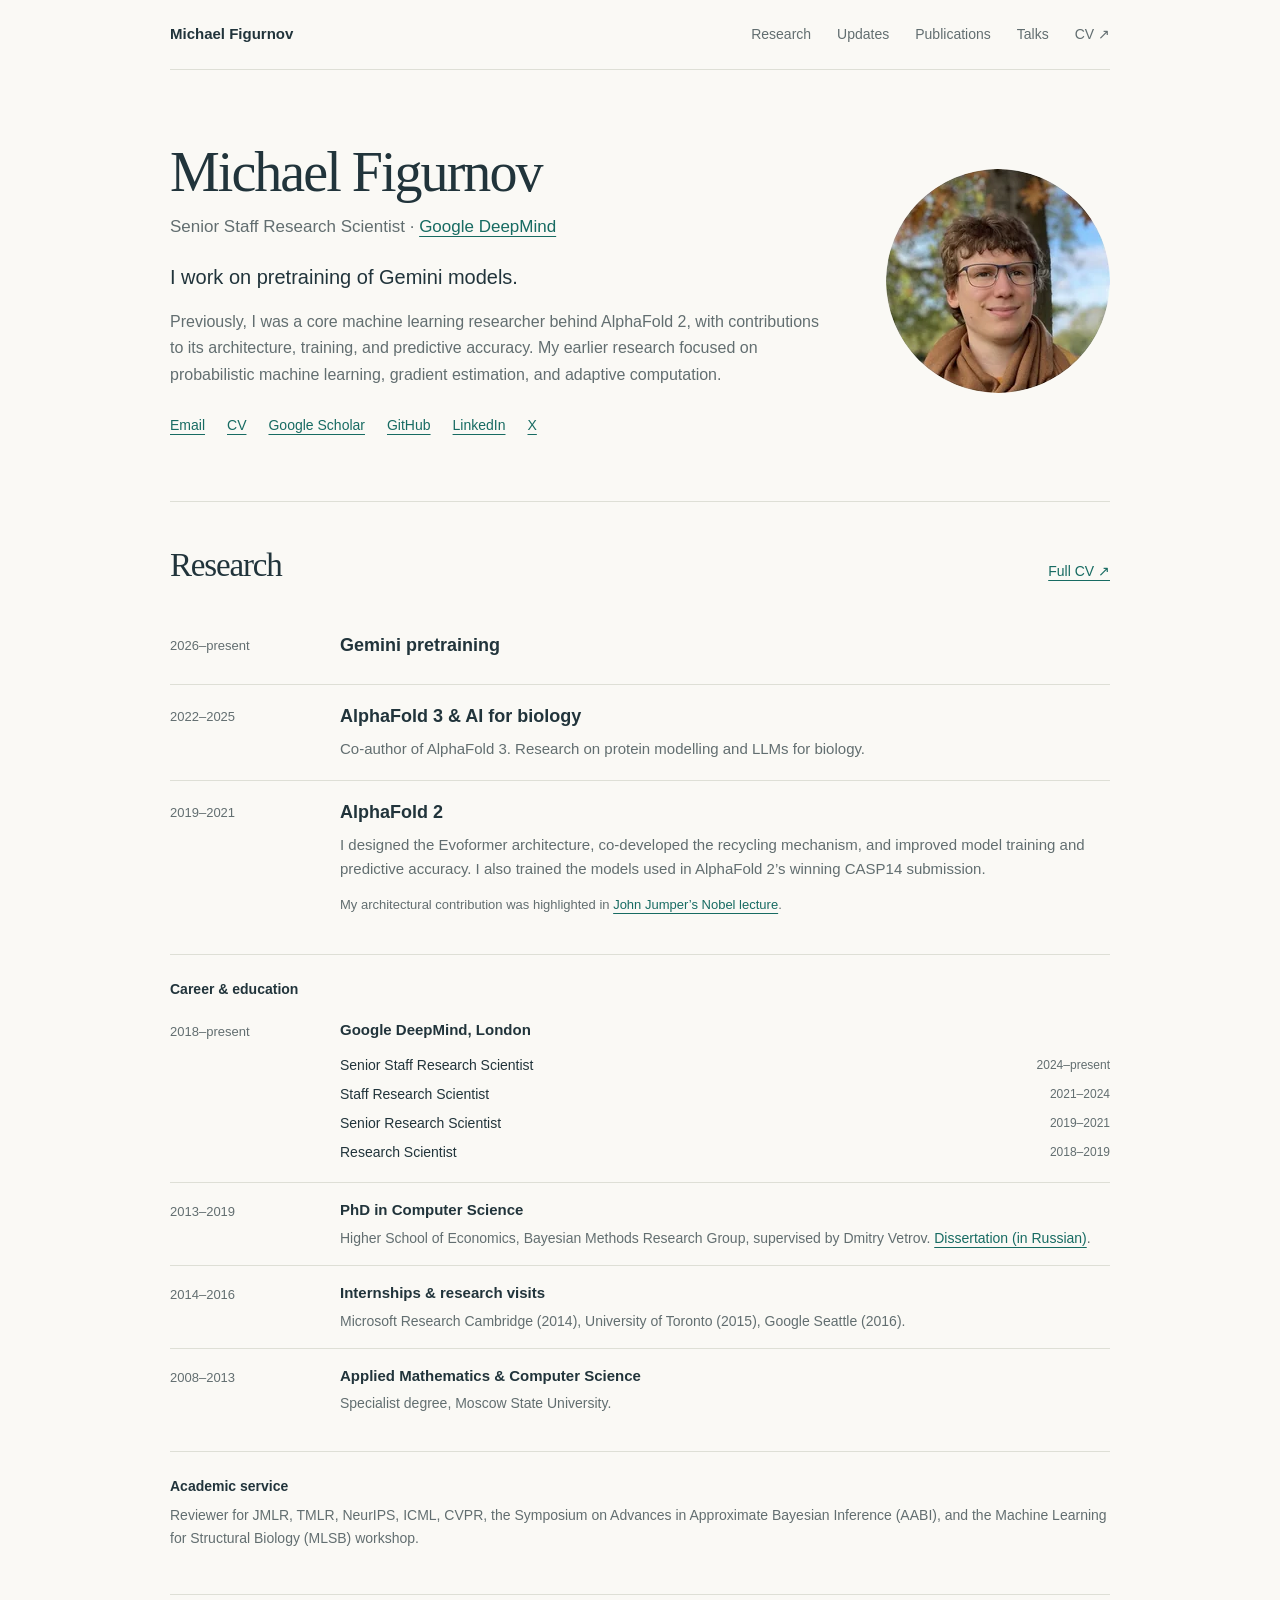
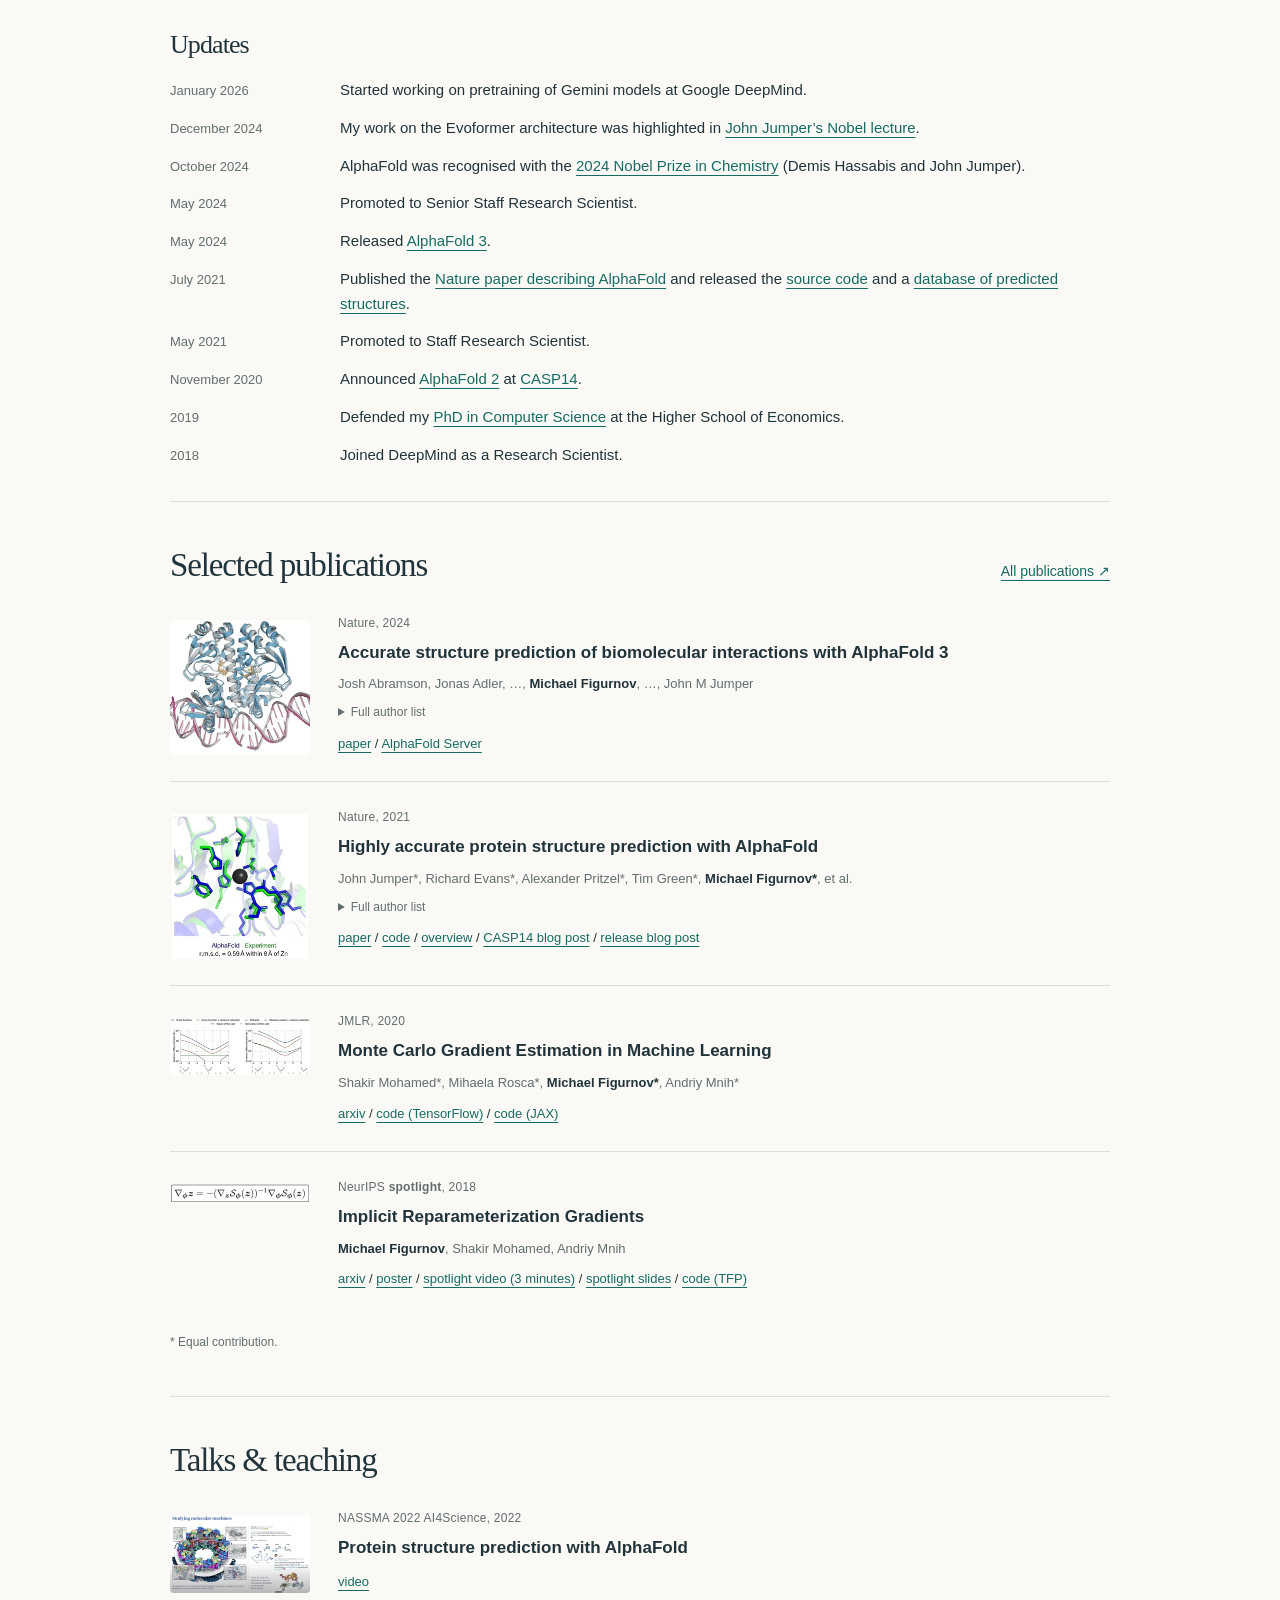
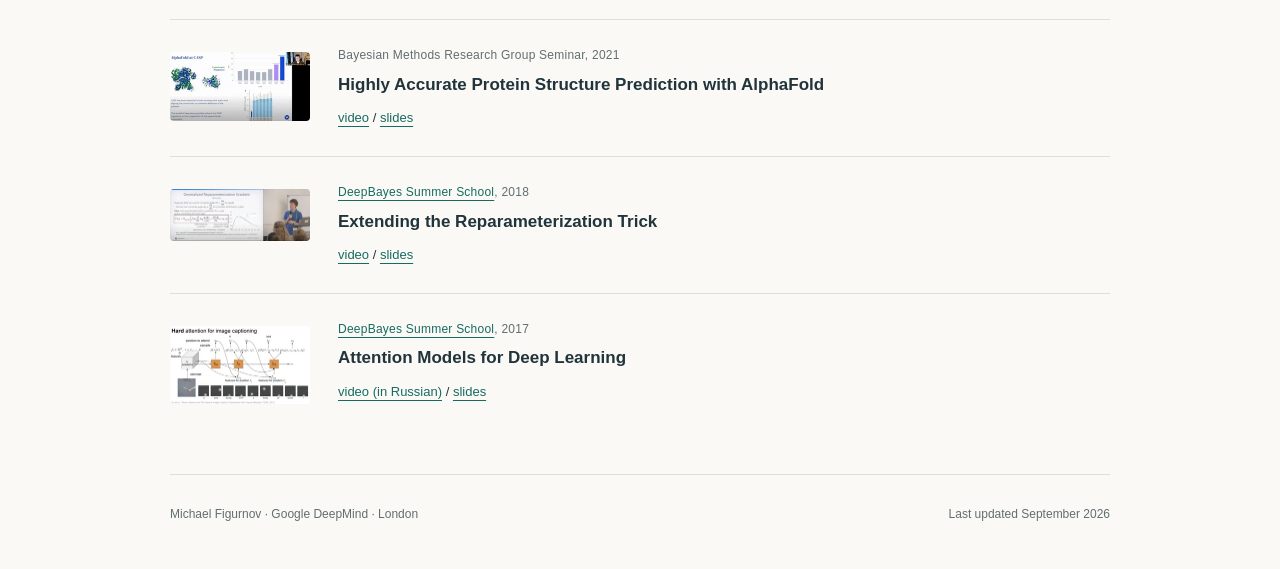
<file: index.html>
<!doctype html>
<html lang="en">
<head>
  <meta charset="utf-8">
  <meta name="viewport" content="width=device-width, initial-scale=1">
  <title>Michael Figurnov · Google DeepMind</title>
  <meta name="author" content="Michael Figurnov">
  <meta name="description" content="Michael Figurnov is a Senior Staff Research Scientist at Google DeepMind, working on pretraining of Gemini models. Previously a core researcher behind AlphaFold 2.">
  <link rel="canonical" href="https://mfigurnov.github.io/">
  <meta property="og:type" content="profile">
  <meta property="og:title" content="Michael Figurnov · Google DeepMind">
  <meta property="og:description" content="Senior Staff Research Scientist at Google DeepMind. Gemini pretraining, AlphaFold, and probabilistic machine learning.">
  <meta property="og:url" content="https://mfigurnov.github.io/">
  <meta property="og:image" content="https://mfigurnov.github.io/images/social-card.jpg">
  <meta property="og:image:width" content="1200">
  <meta property="og:image:height" content="630">
  <meta property="og:image:alt" content="Michael Figurnov, Senior Staff Research Scientist at Google DeepMind">
  <meta name="twitter:card" content="summary_large_image">
  <meta name="twitter:title" content="Michael Figurnov · Google DeepMind">
  <meta name="twitter:description" content="Senior Staff Research Scientist at Google DeepMind. Gemini pretraining, AlphaFold, and probabilistic machine learning.">
  <meta name="twitter:image" content="https://mfigurnov.github.io/images/social-card.jpg">
  <meta name="twitter:image:alt" content="Michael Figurnov, Senior Staff Research Scientist at Google DeepMind">
  <link rel="icon" type="image/svg+xml" href="images/favicon.svg">
  <link rel="icon" type="image/png" sizes="32x32" href="images/favicon-32.png">
  <link rel="apple-touch-icon" sizes="180x180" href="images/apple-touch-icon.png">
  <link rel="stylesheet" href="stylesheet.css">
  <script type="application/ld+json">
    {
      "@context": "https://schema.org",
      "@type": "Person",
      "@id": "https://mfigurnov.github.io/#person",
      "name": "Michael Figurnov",
      "alternateName": "Михаил Фигурнов",
      "knowsAbout": ["Machine learning", "Protein structure prediction"],
      "url": "https://mfigurnov.github.io/",
      "image": "https://mfigurnov.github.io/images/michael-figurnov.jpg",
      "jobTitle": "Senior Staff Research Scientist",
      "worksFor": {"@type": "Organization", "name": "Google DeepMind", "url": "https://deepmind.google/"},
      "alumniOf": [
        {"@type": "CollegeOrUniversity", "name": "Higher School of Economics"},
        {"@type": "CollegeOrUniversity", "name": "Moscow State University"}
      ],
      "sameAs": [
        "https://scholar.google.com/citations?user=qd0tOpQAAAAJ",
        "https://github.com/mfigurnov/",
        "https://www.linkedin.com/in/michael-figurnov-9978b741/",
        "https://x.com/mfigurnov"
      ]
    }
  </script>
</head>
<body>
  <a class="skip-link" href="#main">Skip to content</a>
  <div class="page">
    <header class="site-header">
      <a class="wordmark" href="#main">Michael Figurnov</a>
      <nav aria-label="Main navigation">
        <a href="#research">Research</a><a href="#updates">Updates</a><a href="#publications">Publications</a><a href="#talks">Talks</a><a href="data/michael-figurnov-cv.pdf">CV <span aria-hidden="true">↗</span></a>
      </nav>
    </header>
    <main id="main">
      <section class="hero" aria-labelledby="name">
        <div class="hero-copy">
          <h1 id="name">Michael Figurnov</h1>
          <p class="role">Senior Staff Research Scientist · <a href="https://deepmind.google/">Google DeepMind</a></p>
          <p class="intro">I work on pretraining of Gemini models.</p>
          <p>Previously, I was a core machine learning researcher behind AlphaFold 2, with contributions to its architecture, training, and predictive accuracy. My earlier research focused on probabilistic machine learning, gradient estimation, and adaptive computation.</p>
          <div class="contact-links" aria-label="Contact and profiles">
            <a href="mailto:michael.figurnov@gmail.com">Email</a><a href="data/michael-figurnov-cv.pdf">CV</a><a href="https://scholar.google.com/citations?user=qd0tOpQAAAAJ&amp;hl=en&amp;oi=ao">Google Scholar</a><a href="https://github.com/mfigurnov/">GitHub</a><a href="https://www.linkedin.com/in/michael-figurnov-9978b741/">LinkedIn</a><a href="https://x.com/mfigurnov">X</a>
          </div>
        </div>
        <a class="portrait-link" href="images/michael-figurnov.jpg" aria-label="View full-size portrait"><img class="portrait" src="images/optimized/portrait-224.webp" srcset="images/optimized/portrait-224.webp 224w, images/optimized/portrait-448.webp 448w" sizes="(max-width: 520px) 112px, (max-width: 800px) 150px, 224px" alt="Michael Figurnov" width="256" height="256" fetchpriority="high"></a>
      </section>
      <section id="research" class="section" aria-labelledby="research-title">
        <div class="section-heading"><h2 id="research-title">Research</h2><a class="quiet-link" href="data/michael-figurnov-cv.pdf">Full CV <span aria-hidden="true">↗</span></a></div>
        <div class="research-row"><p class="period">2026–present</p><div><h3>Gemini pretraining</h3></div></div>
        <div class="research-row"><p class="period">2022–2025</p><div><h3>AlphaFold 3 &amp; AI for biology</h3><p>Co-author of AlphaFold 3. Research on protein modelling and LLMs for biology.</p></div></div>
        <div class="research-row"><p class="period">2019–2021</p><div><h3>AlphaFold 2</h3><p>I designed the Evoformer architecture, co-developed the recycling mechanism, and improved model training and predictive accuracy. I also trained the models used in AlphaFold 2’s winning CASP14 submission.</p><p class="research-reference">My architectural contribution was highlighted in <a href="https://www.youtube.com/watch?v=qX1aYUckvnY&amp;t=1183s">John Jumper’s Nobel lecture</a>.</p></div></div>
        <div id="background" class="background background-timeline">
          <h3>Career &amp; education</h3>
          <div class="research-row"><p class="period">2018–present</p><div>
            <h4>Google DeepMind, London</h4>
            <ul class="role-history" aria-label="Positions at Google DeepMind">
              <li><span>Senior Staff Research Scientist</span><span class="role-period">2024–present</span></li>
              <li><span>Staff Research Scientist</span><span class="role-period">2021–2024</span></li>
              <li><span>Senior Research Scientist</span><span class="role-period">2019–2021</span></li>
              <li><span>Research Scientist</span><span class="role-period">2018–2019</span></li>
            </ul>
          </div></div>
          <div class="research-row"><p class="period">2013–2019</p><div><h4>PhD in Computer Science</h4><p>Higher School of Economics, Bayesian Methods Research Group, supervised by Dmitry Vetrov. <a href="https://www.hse.ru/sci/diss/218813299">Dissertation (in Russian)</a>.</p></div></div>
          <div class="research-row"><p class="period">2014–2016</p><div><h4>Internships &amp; research visits</h4><p>Microsoft Research Cambridge (2014), University of Toronto (2015), Google Seattle (2016).</p></div></div>
          <div class="research-row"><p class="period">2008–2013</p><div><h4>Applied Mathematics &amp; Computer Science</h4><p>Specialist degree, Moscow State University.</p></div></div>
        </div>
        <div class="background"><h3>Academic service</h3><p>Reviewer for JMLR, TMLR, NeurIPS, ICML, CVPR, the Symposium on Advances in Approximate Bayesian Inference (AABI), and the Machine Learning for Structural Biology (MLSB) workshop.</p></div>
      </section>
      <section id="updates" class="section updates" aria-labelledby="updates-title">
        <div class="section-heading"><h2 id="updates-title">Updates</h2></div>
        <div class="update-list">
          <p><time class="update-date" datetime="2026-01">January 2026</time><span>Started working on pretraining of Gemini models at Google DeepMind.</span></p>
          <p><time class="update-date" datetime="2024-12">December 2024</time><span>My work on the Evoformer architecture was highlighted in <a href="https://www.youtube.com/watch?v=qX1aYUckvnY&amp;t=1183s">John Jumper’s Nobel lecture</a>.</span></p>
          <p><time class="update-date" datetime="2024-10">October 2024</time><span>AlphaFold was recognised with the <a href="https://www.nobelprize.org/prizes/chemistry/2024/summary/">2024 Nobel Prize in Chemistry</a> (Demis Hassabis and John Jumper).</span></p>
          <p><time class="update-date" datetime="2024-05">May 2024</time><span>Promoted to Senior Staff Research Scientist.</span></p>
          <p><time class="update-date" datetime="2024-05">May 2024</time><span>Released <a href="https://blog.google/technology/ai/google-deepmind-isomorphic-alphafold-3-ai-model/">AlphaFold 3</a>.</span></p>
          <p><time class="update-date" datetime="2021-07">July 2021</time><span>Published the <a href="https://www.nature.com/articles/s41586-021-03819-2">Nature paper describing AlphaFold</a> and released the <a href="https://github.com/google-deepmind/alphafold">source code</a> and a <a href="https://alphafold.com/">database of predicted structures</a>.</span></p>
          <p><time class="update-date" datetime="2021-05">May 2021</time><span>Promoted to Staff Research Scientist.</span></p>
          <p><time class="update-date" datetime="2020-11">November 2020</time><span>Announced <a href="https://deepmind.google/discover/blog/alphafold-a-solution-to-a-50-year-old-grand-challenge-in-biology/">AlphaFold 2</a> at <a href="https://predictioncenter.org/casp14/index.cgi">CASP14</a>.</span></p>
          <p><time class="update-date" datetime="2019">2019</time><span>Defended my <a href="https://www.hse.ru/sci/diss/218813299">PhD in Computer Science</a> at the Higher School of Economics.</span></p>
          <p><time class="update-date" datetime="2018">2018</time><span>Joined DeepMind as a Research Scientist.</span></p>
        </div>
      </section>
      <section id="publications" class="section" aria-labelledby="publications-title">
        <div class="section-heading"><h2 id="publications-title">Selected publications</h2><a class="quiet-link" href="publications.html">All publications <span aria-hidden="true">↗</span></a></div>
        <div class="publication-list"><article class="publication">
          <a class="paper-image" href="https://www.nature.com/articles/s41586-024-07487-w" tabindex="-1" aria-hidden="true"><img src="images/optimized/alphafold3.webp" alt="" loading="lazy" width="280" height="269"></a>
          <div class="paper-content">
            <p class="venue"><em>Nature</em>, 2024</p>
            <h3><a href="https://www.nature.com/articles/s41586-024-07487-w">Accurate structure prediction of biomolecular interactions with AlphaFold 3</a></h3>
            <p class="authors">Josh Abramson, Jonas Adler, …, <strong>Michael Figurnov</strong>, …, John M Jumper</p><details class="author-details"><summary>Full author list</summary><p>Josh Abramson, Jonas Adler, Jack Dunger, Richard Evans, Tim Green, Alexander Pritzel, Olaf Ronneberger, Lindsay Willmore, Andrew J Ballard, Joshua Bambrick, Sebastian W Bodenstein, David A Evans, Chia-Chun Hung, Michael O’Neill, David Reiman, Kathryn Tunyasuvunakool, Zachary Wu, Akvilė Žemgulytė, Eirini Arvaniti, Charles Beattie, Ottavia Bertolli, Alex Bridgland, Alexey Cherepanov, Miles Congreve, Alexander I Cowen-Rivers, Andrew Cowie, <strong>Michael Figurnov</strong>, Fabian B Fuchs, Hannah Gladman, Rishub Jain, Yousuf A Khan, Caroline MR Low, Kuba Perlin, Anna Potapenko, Pascal Savy, Sukhdeep Singh, Adrian Stecula, Ashok Thillaisundaram, Catherine Tong, Sergei Yakneen, Ellen D Zhong, Michal Zielinski, Augustin Žídek, Victor Bapst, Pushmeet Kohli, Max Jaderberg, Demis Hassabis, John M Jumper</p></details>
            <div class="resources"><a href="https://www.nature.com/articles/s41586-024-07487-w">paper</a> / <a href="https://alphafoldserver.com/">AlphaFold Server</a></div>
          </div>
        </article>
<article class="publication">
          <a class="paper-image" href="https://www.nature.com/articles/s41586-021-03819-2" tabindex="-1" aria-hidden="true"><img src="images/optimized/alphafold-nature-methods.webp" alt="" loading="lazy" width="262" height="280"></a>
          <div class="paper-content">
            <p class="venue"><em>Nature</em>, 2021</p>
            <h3><a href="https://www.nature.com/articles/s41586-021-03819-2">Highly accurate protein structure prediction with AlphaFold</a></h3>
            <p class="authors">John Jumper&#42;, Richard Evans&#42;, Alexander Pritzel&#42;, Tim Green&#42;, <strong>Michael Figurnov&#42;</strong>, et al.</p><details class="author-details"><summary>Full author list</summary><p>John Jumper&#42;, Richard Evans&#42;, Alexander Pritzel&#42;, Tim Green&#42;, <strong>Michael Figurnov&#42;</strong>, Olaf Ronneberger&#42;, Kathryn Tunyasuvunakool&#42;, Russ Bates&#42;, Augustin Žídek&#42;, Anna Potapenko&#42;, Alex Bridgland&#42;, Clemens Meyer&#42;, Simon A. A. Kohl&#42;, Andrew J. Ballard&#42;, Andrew Cowie&#42;, Bernardino Romera-Paredes&#42;, Stanislav Nikolov&#42;, Rishub Jain&#42;, Jonas Adler, Trevor Back, Stig Petersen, David Reiman, Ellen Clancy, Michal Zielinski, Martin Steinegger, Michalina Pacholska, Tamas Berghammer, Sebastian Bodenstein, David Silver, Oriol Vinyals, Andrew W. Senior, Koray Kavukcuoglu, Pushmeet Kohli, Demis Hassabis&#42;</p></details>
            <div class="resources"><a href="https://www.nature.com/articles/s41586-021-03819-2">paper</a> / <a href="https://github.com/google-deepmind/alphafold">code</a> / <a href="https://deepmind.google/technologies/alphafold/">overview</a> / <a href="https://deepmind.google/discover/blog/alphafold-a-solution-to-a-50-year-old-grand-challenge-in-biology/">CASP14 blog post</a> / <a href="https://deepmind.google/discover/blog/putting-the-power-of-alphafold-into-the-worlds-hands/">release blog post</a></div>
          </div>
        </article>
<article class="publication">
          <a class="paper-image" href="https://arxiv.org/abs/1906.10652" tabindex="-1" aria-hidden="true"><img src="images/optimized/mc-gradients.webp" alt="" loading="lazy" width="280" height="113"></a>
          <div class="paper-content">
            <p class="venue"><em>JMLR</em>, 2020</p>
            <h3><a href="https://arxiv.org/abs/1906.10652">Monte Carlo Gradient Estimation in Machine Learning</a></h3>
            <p class="authors">Shakir Mohamed&#42;, Mihaela Rosca&#42;, <strong>Michael Figurnov&#42;</strong>, Andriy Mnih&#42;</p>
            <div class="resources"><a href="https://arxiv.org/abs/1906.10652">arxiv</a> / <a href="https://github.com/deepmind/mc_gradients">code (TensorFlow)</a> / <a href="https://github.com/deepmind/optax/blob/653e62ed842f69c7237fd18818518e6cad3dfdbb/optax/_src/stochastic_gradient_estimators.py">code (JAX)</a></div>
          </div>
        </article>
<article class="publication">
          <a class="paper-image" href="https://arxiv.org/abs/1805.08498" tabindex="-1" aria-hidden="true"><img src="images/optimized/implicit-reparameterization-gradients.webp" alt="" loading="lazy" width="280" height="38"></a>
          <div class="paper-content">
            <p class="venue"><em>NeurIPS</em> <strong>spotlight</strong>, 2018</p>
            <h3><a href="https://arxiv.org/abs/1805.08498">Implicit Reparameterization Gradients</a></h3>
            <p class="authors"><strong>Michael Figurnov</strong>, Shakir Mohamed, Andriy Mnih</p>
            <div class="resources"><a href="https://arxiv.org/abs/1805.08498">arxiv</a> / <a href="https://drive.google.com/file/d/1lMLOKIxQWKgII1GrRvJwfZfaETVZQtbt/view">poster</a> / <a href="https://youtube.videoken.com/embed/6VT0nvWuv-4?tocitem=21">spotlight video (3 minutes)</a> / <a href="https://nips.cc/media/Slides/nips/2018/220e(06-09-45)-06-10-00-12714-Implicit_Repara.pdf">spotlight slides</a> / <a href="https://github.com/tensorflow/probability/blob/v0.23.0/tensorflow_probability/python/distributions/gamma.py">code (TFP)</a></div>
          </div>
        </article></div>
        <p class="contribution-note">* Equal contribution.</p>
      </section>
      <section id="talks" class="section" aria-labelledby="talks-title">
        <div class="section-heading"><h2 id="talks-title">Talks &amp; teaching</h2></div>
        <div class="publication-list"><article class="publication">
          <a class="paper-image" href="https://youtu.be/NdI8oUeb-7A" tabindex="-1" aria-hidden="true"><img src="images/optimized/alphafold-nassma-2022.webp" alt="" loading="lazy" width="280" height="155"></a>
          <div class="paper-content">
            <p class="venue"><em>NASSMA 2022 AI4Science</em>, 2022</p>
            <h3><a href="https://youtu.be/NdI8oUeb-7A">Protein structure prediction with AlphaFold</a></h3>

            <div class="resources"><a href="https://youtu.be/NdI8oUeb-7A">video</a></div>
          </div>
        </article> <article class="publication">
          <a class="paper-image" href="https://youtu.be/hOtH5AAUWGA" tabindex="-1" aria-hidden="true"><img src="images/optimized/alphafold-bayesgroup-2021.webp" alt="" loading="lazy" width="280" height="138"></a>
          <div class="paper-content">
            <p class="venue"><em>Bayesian Methods Research Group Seminar</em>, 2021</p>
            <h3><a href="https://youtu.be/hOtH5AAUWGA">Highly Accurate Protein Structure Prediction with AlphaFold</a></h3>

            <div class="resources"><a href="https://youtu.be/hOtH5AAUWGA">video</a> / <a href="https://github.com/bayesgroup/bayesgroup.github.io/blob/master/bmml_sem/2021/Figurnov_Alphafold.pdf">slides</a></div>
          </div>
        </article> <article class="publication">
          <a class="paper-image" href="https://youtu.be/BV465lgleHA" tabindex="-1" aria-hidden="true"><img src="images/optimized/deepbayes-2018.webp" alt="" loading="lazy" width="280" height="105"></a>
          <div class="paper-content">
            <p class="venue"><em><a href="https://deepbayes.bayesgroup.ru/2018/">DeepBayes Summer School</a></em>, 2018</p>
            <h3><a href="https://youtu.be/BV465lgleHA">Extending the Reparameterization Trick</a></h3>

            <div class="resources"><a href="https://youtu.be/BV465lgleHA">video</a> / <a href="https://drive.google.com/file/d/1GYuwd_3_RF1uCNQ2idNc_WfGMuttIndA/view">slides</a></div>
          </div>
        </article> <article class="publication">
          <a class="paper-image" href="https://youtu.be/_XRBlhzb31U" tabindex="-1" aria-hidden="true"><img src="images/optimized/deepbayes-2017.webp" alt="" loading="lazy" width="280" height="157"></a>
          <div class="paper-content">
            <p class="venue"><em><a href="https://deepbayes.bayesgroup.ru/2017/">DeepBayes Summer School</a></em>, 2017</p>
            <h3><a href="https://youtu.be/_XRBlhzb31U">Attention Models for Deep Learning</a></h3>

            <div class="resources"><a href="https://youtu.be/_XRBlhzb31U">video (in Russian)</a> / <a href="https://docs.google.com/presentation/d/1TOsUjgrdTlZFYVn3M88GdRQy9aKdce4VYIRqcfXDClk">slides</a></div>
          </div>
        </article></div>
      </section>
    </main>
    <footer><p>Michael Figurnov · Google DeepMind · London</p><p>Last updated <time datetime="2026-09-30">September 2026</time></p></footer>
  </div>
</body>
</html>
</file>
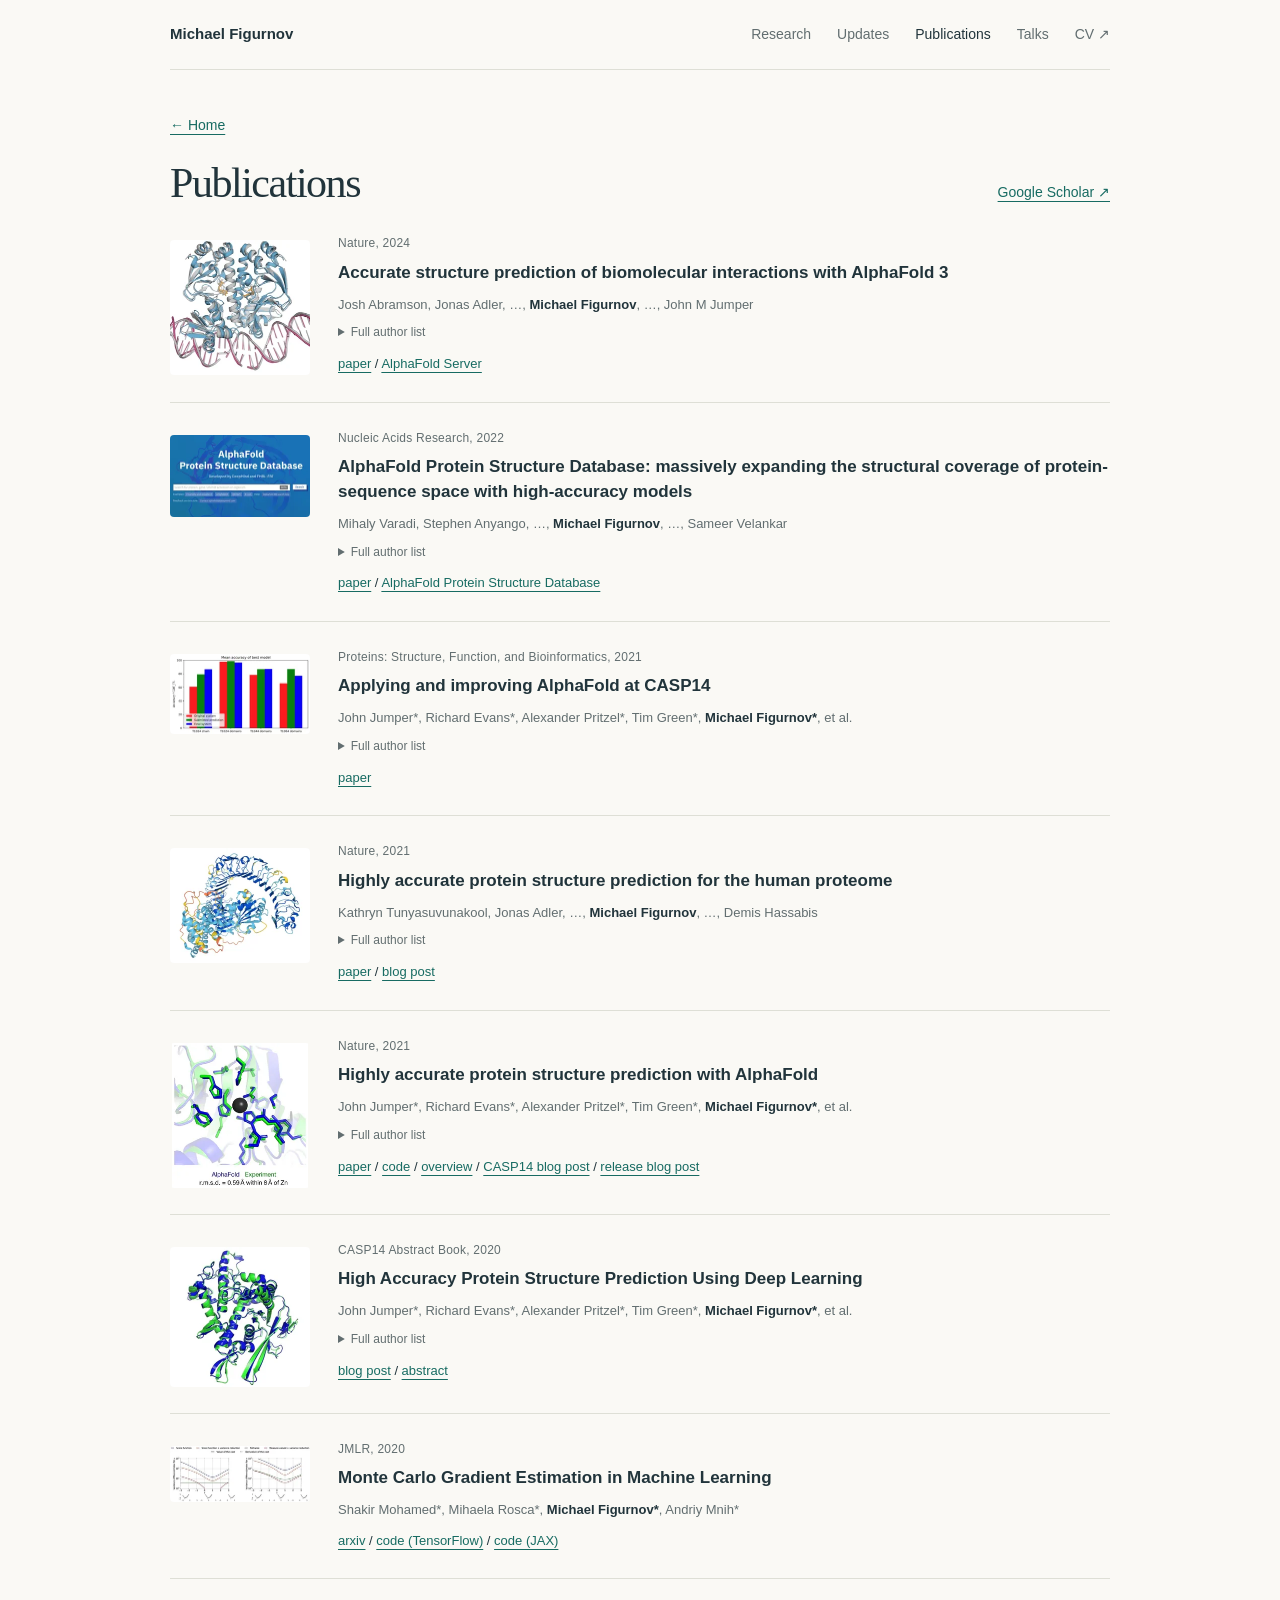
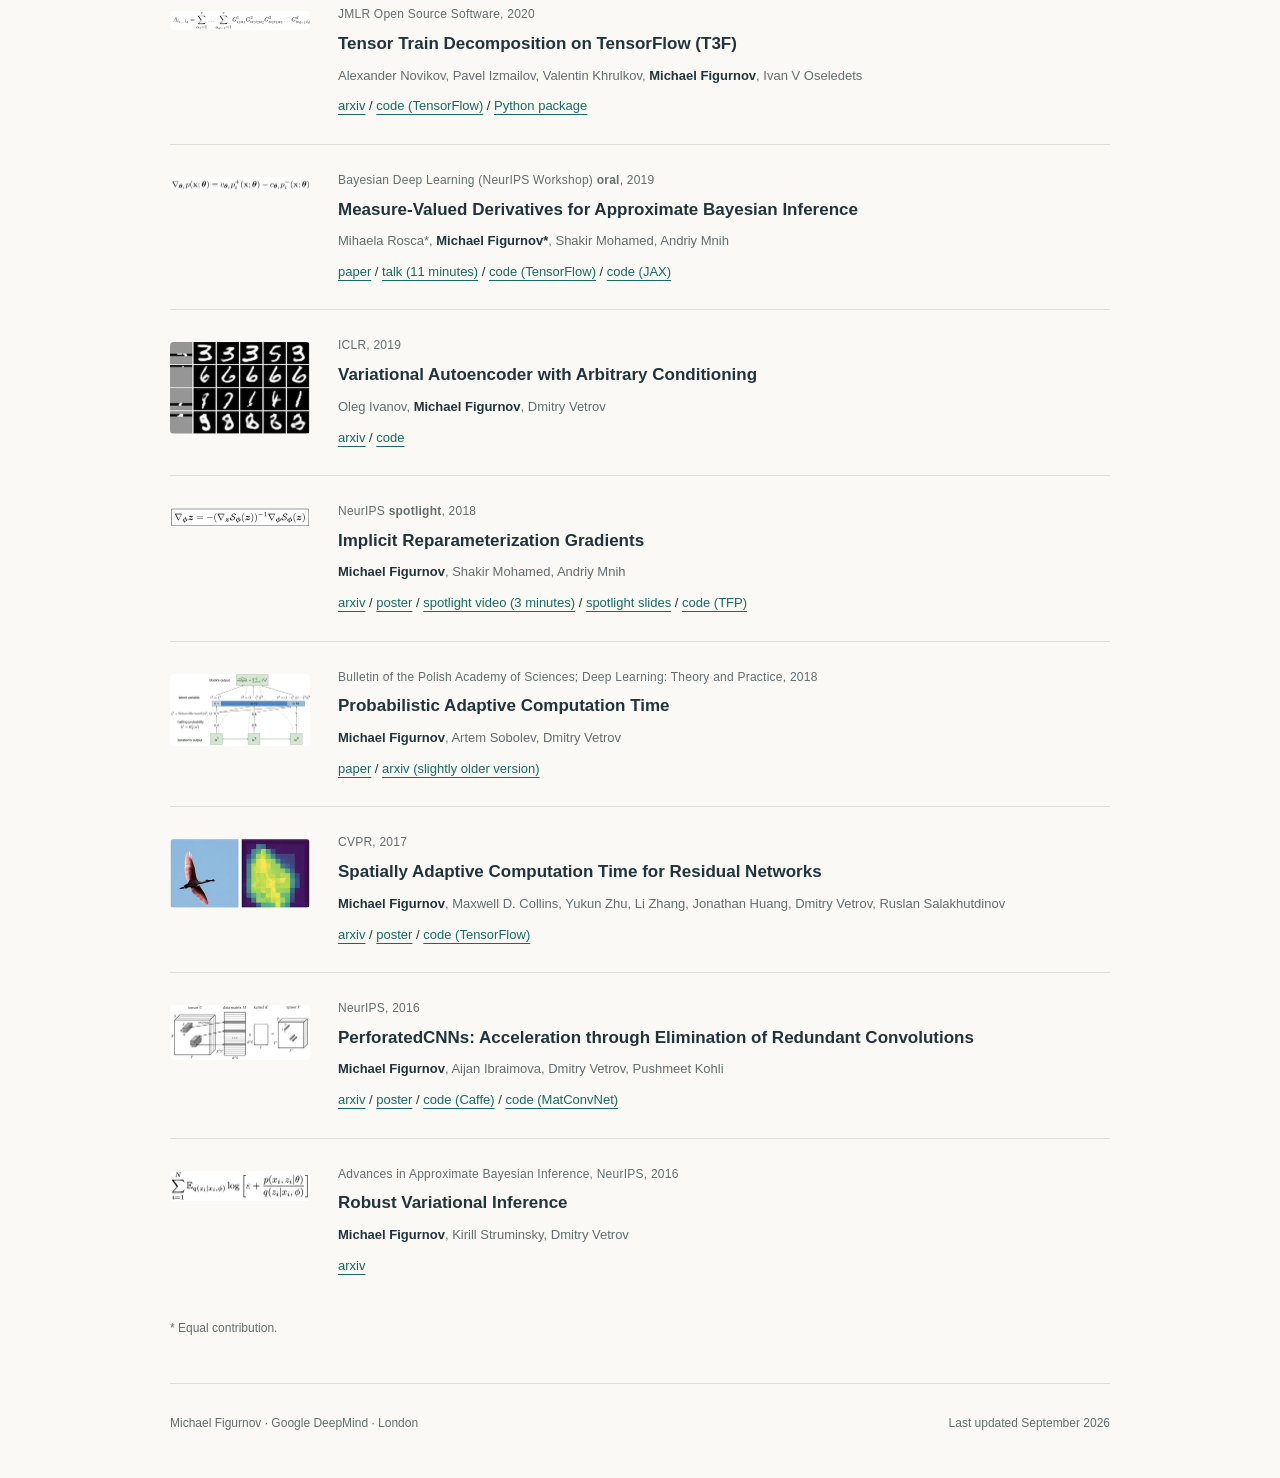
<file: publications.html>
<!doctype html>
<html lang="en">
<head>
  <meta charset="utf-8">
  <meta name="viewport" content="width=device-width, initial-scale=1">
  <title>Publications · Michael Figurnov</title>
  <meta name="author" content="Michael Figurnov">
  <meta name="description" content="Publications by Michael Figurnov in machine learning, protein structure prediction, and AI for biology.">
  <link rel="canonical" href="https://mfigurnov.github.io/publications.html">
  <meta property="og:type" content="website">
  <meta property="og:title" content="Publications · Michael Figurnov">
  <meta property="og:description" content="Publications by Michael Figurnov in machine learning, protein structure prediction, and AI for biology.">
  <meta property="og:url" content="https://mfigurnov.github.io/publications.html">
  <meta property="og:image" content="https://mfigurnov.github.io/images/social-card.jpg">
  <meta property="og:image:width" content="1200">
  <meta property="og:image:height" content="630">
  <meta property="og:image:alt" content="Michael Figurnov, Senior Staff Research Scientist at Google DeepMind">
  <meta name="twitter:card" content="summary_large_image">
  <meta name="twitter:title" content="Publications · Michael Figurnov">
  <meta name="twitter:description" content="Publications by Michael Figurnov in machine learning, protein structure prediction, and AI for biology.">
  <meta name="twitter:image" content="https://mfigurnov.github.io/images/social-card.jpg">
  <meta name="twitter:image:alt" content="Michael Figurnov, Senior Staff Research Scientist at Google DeepMind">
  <link rel="icon" type="image/svg+xml" href="images/favicon.svg">
  <link rel="icon" type="image/png" sizes="32x32" href="images/favicon-32.png">
  <link rel="apple-touch-icon" sizes="180x180" href="images/apple-touch-icon.png">
  <link rel="stylesheet" href="stylesheet.css">
  <script type="application/ld+json">
    {
      "@context": "https://schema.org",
      "@type": "Person",
      "@id": "https://mfigurnov.github.io/#person",
      "name": "Michael Figurnov",
      "alternateName": "Михаил Фигурнов",
      "knowsAbout": ["Machine learning", "Protein structure prediction"],
      "url": "https://mfigurnov.github.io/",
      "image": "https://mfigurnov.github.io/images/michael-figurnov.jpg",
      "jobTitle": "Senior Staff Research Scientist",
      "worksFor": {"@type": "Organization", "name": "Google DeepMind", "url": "https://deepmind.google/"},
      "alumniOf": [
        {"@type": "CollegeOrUniversity", "name": "Higher School of Economics"},
        {"@type": "CollegeOrUniversity", "name": "Moscow State University"}
      ],
      "sameAs": [
        "https://scholar.google.com/citations?user=qd0tOpQAAAAJ",
        "https://github.com/mfigurnov/",
        "https://www.linkedin.com/in/michael-figurnov-9978b741/",
        "https://x.com/mfigurnov"
      ]
    }
  </script>
</head>
<body>
  <a class="skip-link" href="#main">Skip to content</a>
  <div class="page">
    <header class="site-header">
      <a class="wordmark" href="./">Michael Figurnov</a>
      <nav aria-label="Main navigation">
        <a href="./#research">Research</a><a href="./#updates">Updates</a><a href="publications.html" aria-current="page">Publications</a><a href="./#talks">Talks</a><a href="data/michael-figurnov-cv.pdf">CV <span aria-hidden="true">↗</span></a>
      </nav>
    </header>
    <main id="main">
      <section id="publications" class="archive-section" aria-labelledby="publications-title">
        <p class="archive-back"><a href="./">← Home</a></p>
        <div class="section-heading"><h1 id="publications-title">Publications</h1><a class="quiet-link" href="https://scholar.google.com/citations?user=qd0tOpQAAAAJ">Google Scholar <span aria-hidden="true">↗</span></a></div>
        <div class="publication-list"><article class="publication">
          <a class="paper-image" href="https://www.nature.com/articles/s41586-024-07487-w" tabindex="-1" aria-hidden="true"><img src="images/optimized/alphafold3.webp" alt="" loading="lazy" width="280" height="269"></a>
          <div class="paper-content">
            <p class="venue"><em>Nature</em>, 2024</p>
            <h3><a href="https://www.nature.com/articles/s41586-024-07487-w">Accurate structure prediction of biomolecular interactions with AlphaFold 3</a></h3>
            <p class="authors">Josh Abramson, Jonas Adler, …, <strong>Michael Figurnov</strong>, …, John M Jumper</p><details class="author-details"><summary>Full author list</summary><p>Josh Abramson, Jonas Adler, Jack Dunger, Richard Evans, Tim Green, Alexander Pritzel, Olaf Ronneberger, Lindsay Willmore, Andrew J Ballard, Joshua Bambrick, Sebastian W Bodenstein, David A Evans, Chia-Chun Hung, Michael O’Neill, David Reiman, Kathryn Tunyasuvunakool, Zachary Wu, Akvilė Žemgulytė, Eirini Arvaniti, Charles Beattie, Ottavia Bertolli, Alex Bridgland, Alexey Cherepanov, Miles Congreve, Alexander I Cowen-Rivers, Andrew Cowie, <strong>Michael Figurnov</strong>, Fabian B Fuchs, Hannah Gladman, Rishub Jain, Yousuf A Khan, Caroline MR Low, Kuba Perlin, Anna Potapenko, Pascal Savy, Sukhdeep Singh, Adrian Stecula, Ashok Thillaisundaram, Catherine Tong, Sergei Yakneen, Ellen D Zhong, Michal Zielinski, Augustin Žídek, Victor Bapst, Pushmeet Kohli, Max Jaderberg, Demis Hassabis, John M Jumper</p></details>
            <div class="resources"><a href="https://www.nature.com/articles/s41586-024-07487-w">paper</a> / <a href="https://alphafoldserver.com/">AlphaFold Server</a></div>
          </div>
        </article>
<article class="publication">
          <a class="paper-image" href="https://academic.oup.com/nar/article/50/D1/D439/6430488" tabindex="-1" aria-hidden="true"><img src="images/optimized/afdb.webp" alt="" loading="lazy" width="280" height="165"></a>
          <div class="paper-content">
            <p class="venue"><em>Nucleic Acids Research</em>, 2022</p>
            <h3><a href="https://academic.oup.com/nar/article/50/D1/D439/6430488">AlphaFold Protein Structure Database: massively expanding the structural coverage of protein-sequence space with high-accuracy models</a></h3>
            <p class="authors">Mihaly Varadi, Stephen Anyango, …, <strong>Michael Figurnov</strong>, …, Sameer Velankar</p><details class="author-details"><summary>Full author list</summary><p>Mihaly Varadi, Stephen Anyango, Mandar Deshpande, Sreenath Nair, Cindy Natassia, Galabina Yordanova, David Yuan, Oana Stroe, Gemma Wood, Agata Laydon, Augustin Žídek, Tim Green, Kathryn Tunyasuvunakool, Stig Petersen, John Jumper, Ellen Clancy, Richard Green, Ankur Vora, Mira Lutfi, <strong>Michael Figurnov</strong>, Andrew Cowie, Nicole Hobbs, Pushmeet Kohli, Gerard Kleywegt, Ewan Birney, Demis Hassabis, Sameer Velankar</p></details>
            <div class="resources"><a href="https://academic.oup.com/nar/article/50/D1/D439/6430488">paper</a> / <a href="https://alphafold.ebi.ac.uk/">AlphaFold Protein Structure Database</a></div>
          </div>
        </article>
<article class="publication">
          <a class="paper-image" href="https://onlinelibrary.wiley.com/doi/pdf/10.1002/prot.26257" tabindex="-1" aria-hidden="true"><img src="images/optimized/alphafold-proteins-casp14.webp" alt="" loading="lazy" width="280" height="161"></a>
          <div class="paper-content">
            <p class="venue"><em>Proteins: Structure, Function, and Bioinformatics</em>, 2021</p>
            <h3><a href="https://onlinelibrary.wiley.com/doi/pdf/10.1002/prot.26257">Applying and improving AlphaFold at CASP14</a></h3>
            <p class="authors">John Jumper&#42;, Richard Evans&#42;, Alexander Pritzel&#42;, Tim Green&#42;, <strong>Michael Figurnov&#42;</strong>, et al.</p><details class="author-details"><summary>Full author list</summary><p>John Jumper&#42;, Richard Evans&#42;, Alexander Pritzel&#42;, Tim Green&#42;, <strong>Michael Figurnov&#42;</strong>, Olaf Ronneberger&#42;, Kathryn Tunyasuvunakool&#42;, Russ Bates&#42;, Augustin Žídek&#42;, Anna Potapenko&#42;, Alex Bridgland&#42;, Clemens Meyer&#42;, Simon A. A. Kohl&#42;, Andrew J. Ballard&#42;, Andrew Cowie&#42;, Bernardino Romera-Paredes&#42;, Stanislav Nikolov&#42;, Rishub Jain&#42;, Jonas Adler, Trevor Back, Stig Petersen, David Reiman, Ellen Clancy, Michal Zielinski, Martin Steinegger, Michalina Pacholska, Tamas Berghammer, David Silver, Oriol Vinyals, Andrew W Senior, Koray Kavukcuoglu, Pushmeet Kohli, Demis Hassabis&#42;</p></details>
            <div class="resources"><a href="https://onlinelibrary.wiley.com/doi/pdf/10.1002/prot.26257">paper</a></div>
          </div>
        </article>
<article class="publication">
          <a class="paper-image" href="https://www.nature.com/articles/s41586-021-03828-1" tabindex="-1" aria-hidden="true"><img src="images/optimized/alphafold-nature-afdb.webp" alt="" loading="lazy" width="280" height="230"></a>
          <div class="paper-content">
            <p class="venue"><em>Nature</em>, 2021</p>
            <h3><a href="https://www.nature.com/articles/s41586-021-03828-1">Highly accurate protein structure prediction for the human proteome</a></h3>
            <p class="authors">Kathryn Tunyasuvunakool, Jonas Adler, …, <strong>Michael Figurnov</strong>, …, Demis Hassabis</p><details class="author-details"><summary>Full author list</summary><p>Kathryn Tunyasuvunakool, Jonas Adler, Zachary Wu, Tim Green, Michal Zielinski, Augustin Žídek, Alex Bridgland, Andrew Cowie, Clemens Meyer, Agata Laydon, Sameer Velankar, Gerard J. Kleywegt, Alex Bateman, Richard Evans, Alexander Pritzel, <strong>Michael Figurnov</strong>, Olaf Ronneberger, Russ Bates, Simon A. A. Kohl, Anna Potapenko, Andrew J. Ballard, Bernardino Romera-Paredes, Stanislav Nikolov, Rishub Jain, Ellen Clancy, David Reiman, Stig Petersen, Andrew W. Senior, Koray Kavukcuoglu, Ewan Birney, Pushmeet Kohli, John Jumper, Demis Hassabis</p></details>
            <div class="resources"><a href="https://www.nature.com/articles/s41586-021-03828-1">paper</a> / <a href="https://deepmind.google/discover/blog/putting-the-power-of-alphafold-into-the-worlds-hands/">blog post</a></div>
          </div>
        </article>
<article class="publication">
          <a class="paper-image" href="https://www.nature.com/articles/s41586-021-03819-2" tabindex="-1" aria-hidden="true"><img src="images/optimized/alphafold-nature-methods.webp" alt="" loading="lazy" width="262" height="280"></a>
          <div class="paper-content">
            <p class="venue"><em>Nature</em>, 2021</p>
            <h3><a href="https://www.nature.com/articles/s41586-021-03819-2">Highly accurate protein structure prediction with AlphaFold</a></h3>
            <p class="authors">John Jumper&#42;, Richard Evans&#42;, Alexander Pritzel&#42;, Tim Green&#42;, <strong>Michael Figurnov&#42;</strong>, et al.</p><details class="author-details"><summary>Full author list</summary><p>John Jumper&#42;, Richard Evans&#42;, Alexander Pritzel&#42;, Tim Green&#42;, <strong>Michael Figurnov&#42;</strong>, Olaf Ronneberger&#42;, Kathryn Tunyasuvunakool&#42;, Russ Bates&#42;, Augustin Žídek&#42;, Anna Potapenko&#42;, Alex Bridgland&#42;, Clemens Meyer&#42;, Simon A. A. Kohl&#42;, Andrew J. Ballard&#42;, Andrew Cowie&#42;, Bernardino Romera-Paredes&#42;, Stanislav Nikolov&#42;, Rishub Jain&#42;, Jonas Adler, Trevor Back, Stig Petersen, David Reiman, Ellen Clancy, Michal Zielinski, Martin Steinegger, Michalina Pacholska, Tamas Berghammer, Sebastian Bodenstein, David Silver, Oriol Vinyals, Andrew W. Senior, Koray Kavukcuoglu, Pushmeet Kohli, Demis Hassabis&#42;</p></details>
            <div class="resources"><a href="https://www.nature.com/articles/s41586-021-03819-2">paper</a> / <a href="https://github.com/google-deepmind/alphafold">code</a> / <a href="https://deepmind.google/technologies/alphafold/">overview</a> / <a href="https://deepmind.google/discover/blog/alphafold-a-solution-to-a-50-year-old-grand-challenge-in-biology/">CASP14 blog post</a> / <a href="https://deepmind.google/discover/blog/putting-the-power-of-alphafold-into-the-worlds-hands/">release blog post</a></div>
          </div>
        </article>
<article class="publication">
          <a class="paper-image" href="https://deepmind.google/discover/blog/alphafold-a-solution-to-a-50-year-old-grand-challenge-in-biology/" tabindex="-1" aria-hidden="true"><img src="images/optimized/alphafold-protein.webp" alt="" loading="lazy" width="280" height="280"></a>
          <div class="paper-content">
            <p class="venue"><em>CASP14 Abstract Book</em>, 2020</p>
            <h3><a href="https://deepmind.google/discover/blog/alphafold-a-solution-to-a-50-year-old-grand-challenge-in-biology/">High Accuracy Protein Structure Prediction Using Deep Learning</a></h3>
            <p class="authors">John Jumper&#42;, Richard Evans&#42;, Alexander Pritzel&#42;, Tim Green&#42;, <strong>Michael Figurnov&#42;</strong>, et al.</p><details class="author-details"><summary>Full author list</summary><p>John Jumper&#42;, Richard Evans&#42;, Alexander Pritzel&#42;, Tim Green&#42;, <strong>Michael Figurnov&#42;</strong>, Kathryn Tunyasuvunakool&#42;, Olaf Ronneberger&#42;, Russ Bates&#42;, Augustin Žídek&#42;, Alex Bridgland&#42;, Clemens Meyer&#42;, Simon A A Kohl&#42;, Anna Potapenko&#42;, Andrew J Ballard&#42;, Andrew Cowie&#42;, Bernardino Romera-Paredes&#42;, Stanislav Nikolov&#42;, Rishub Jain&#42;, Jonas Adler, Trevor Back, Stig Petersen, David Reiman, Martin Steinegger, Michalina Pacholska, David Silver, Oriol Vinyals, Andrew W Senior, Koray Kavukcuoglu, Pushmeet Kohli, Demis Hassabis</p></details>
            <div class="resources"><a href="https://deepmind.google/discover/blog/alphafold-a-solution-to-a-50-year-old-grand-challenge-in-biology/">blog post</a> / <a href="https://predictioncenter.org/casp14/doc/CASP14_Abstracts.pdf">abstract</a></div>
          </div>
        </article>
<article class="publication">
          <a class="paper-image" href="https://arxiv.org/abs/1906.10652" tabindex="-1" aria-hidden="true"><img src="images/optimized/mc-gradients.webp" alt="" loading="lazy" width="280" height="113"></a>
          <div class="paper-content">
            <p class="venue"><em>JMLR</em>, 2020</p>
            <h3><a href="https://arxiv.org/abs/1906.10652">Monte Carlo Gradient Estimation in Machine Learning</a></h3>
            <p class="authors">Shakir Mohamed&#42;, Mihaela Rosca&#42;, <strong>Michael Figurnov&#42;</strong>, Andriy Mnih&#42;</p>
            <div class="resources"><a href="https://arxiv.org/abs/1906.10652">arxiv</a> / <a href="https://github.com/deepmind/mc_gradients">code (TensorFlow)</a> / <a href="https://github.com/deepmind/optax/blob/653e62ed842f69c7237fd18818518e6cad3dfdbb/optax/_src/stochastic_gradient_estimators.py">code (JAX)</a></div>
          </div>
        </article>
<article class="publication">
          <a class="paper-image" href="https://arxiv.org/abs/1801.01928" tabindex="-1" aria-hidden="true"><img src="images/optimized/t3f.webp" alt="" loading="lazy" width="280" height="37"></a>
          <div class="paper-content">
            <p class="venue"><em>JMLR Open Source Software</em>, 2020</p>
            <h3><a href="https://arxiv.org/abs/1801.01928">Tensor Train Decomposition on TensorFlow (T3F)</a></h3>
            <p class="authors">Alexander Novikov, Pavel Izmailov, Valentin Khrulkov, <strong>Michael Figurnov</strong>, Ivan V Oseledets</p>
            <div class="resources"><a href="https://arxiv.org/abs/1801.01928">arxiv</a> / <a href="https://github.com/Bihaqo/t3f">code (TensorFlow)</a> / <a href="https://pypi.org/project/t3f/">Python package</a></div>
          </div>
        </article>
<article class="publication">
          <a class="paper-image" href="https://bayesiandeeplearning.org/2019/papers/76.pdf" tabindex="-1" aria-hidden="true"><img src="images/optimized/measure-valued.webp" alt="" loading="lazy" width="280" height="29"></a>
          <div class="paper-content">
            <p class="venue"><em>Bayesian Deep Learning (NeurIPS Workshop)</em> <strong>oral</strong>, 2019</p>
            <h3><a href="https://bayesiandeeplearning.org/2019/papers/76.pdf">Measure-Valued Derivatives for Approximate Bayesian Inference</a></h3>
            <p class="authors">Mihaela Rosca&#42;, <strong>Michael Figurnov&#42;</strong>, Shakir Mohamed, Andriy Mnih</p>
            <div class="resources"><a href="https://bayesiandeeplearning.org/2019/papers/76.pdf">paper</a> / <a href="https://slideslive.com/38922668/contributed-talk-measure-valued-derivatives-for-approximate-bayesian-inference?locale=en">talk (11 minutes)</a> / <a href="https://github.com/deepmind/mc_gradients">code (TensorFlow)</a> / <a href="https://github.com/deepmind/optax/blob/653e62ed842f69c7237fd18818518e6cad3dfdbb/optax/_src/stochastic_gradient_estimators.py">code (JAX)</a></div>
          </div>
        </article>
<article class="publication">
          <a class="paper-image" href="https://arxiv.org/abs/1806.02382" tabindex="-1" aria-hidden="true"><img src="images/optimized/vaeac.webp" alt="" loading="lazy" width="280" height="184"></a>
          <div class="paper-content">
            <p class="venue"><em>ICLR</em>, 2019</p>
            <h3><a href="https://arxiv.org/abs/1806.02382">Variational Autoencoder with Arbitrary Conditioning</a></h3>
            <p class="authors">Oleg Ivanov, <strong>Michael Figurnov</strong>, Dmitry Vetrov</p>
            <div class="resources"><a href="https://arxiv.org/abs/1806.02382">arxiv</a> / <a href="https://github.com/tigvarts/vaeac">code</a></div>
          </div>
        </article>
<article class="publication">
          <a class="paper-image" href="https://arxiv.org/abs/1805.08498" tabindex="-1" aria-hidden="true"><img src="images/optimized/implicit-reparameterization-gradients.webp" alt="" loading="lazy" width="280" height="38"></a>
          <div class="paper-content">
            <p class="venue"><em>NeurIPS</em> <strong>spotlight</strong>, 2018</p>
            <h3><a href="https://arxiv.org/abs/1805.08498">Implicit Reparameterization Gradients</a></h3>
            <p class="authors"><strong>Michael Figurnov</strong>, Shakir Mohamed, Andriy Mnih</p>
            <div class="resources"><a href="https://arxiv.org/abs/1805.08498">arxiv</a> / <a href="https://drive.google.com/file/d/1lMLOKIxQWKgII1GrRvJwfZfaETVZQtbt/view">poster</a> / <a href="https://youtube.videoken.com/embed/6VT0nvWuv-4?tocitem=21">spotlight video (3 minutes)</a> / <a href="https://nips.cc/media/Slides/nips/2018/220e(06-09-45)-06-10-00-12714-Implicit_Repara.pdf">spotlight slides</a> / <a href="https://github.com/tensorflow/probability/blob/v0.23.0/tensorflow_probability/python/distributions/gamma.py">code (TFP)</a></div>
          </div>
        </article>
<article class="publication">
          <a class="paper-image" href="https://journals.pan.pl/Content/109870/PDF/06_811-820_00938_Bpast.No.66-6_31.12.18_K2.pdf" tabindex="-1" aria-hidden="true"><img src="images/optimized/pact.webp" alt="" loading="lazy" width="280" height="145"></a>
          <div class="paper-content">
            <p class="venue"><em>Bulletin of the Polish Academy of Sciences; Deep Learning: Theory and Practice</em>, 2018</p>
            <h3><a href="https://journals.pan.pl/Content/109870/PDF/06_811-820_00938_Bpast.No.66-6_31.12.18_K2.pdf">Probabilistic Adaptive Computation Time</a></h3>
            <p class="authors"><strong>Michael Figurnov</strong>, Artem Sobolev, Dmitry Vetrov</p>
            <div class="resources"><a href="https://journals.pan.pl/Content/109870/PDF/06_811-820_00938_Bpast.No.66-6_31.12.18_K2.pdf">paper</a> / <a href="https://arxiv.org/abs/1712.00386">arxiv (slightly older version)</a></div>
          </div>
        </article>
<article class="publication">
          <a class="paper-image" href="https://arxiv.org/abs/1612.02297" tabindex="-1" aria-hidden="true"><img src="images/optimized/sact-ponder-cost.webp" alt="" loading="lazy" width="280" height="137"></a>
          <div class="paper-content">
            <p class="venue"><em>CVPR</em>, 2017</p>
            <h3><a href="https://arxiv.org/abs/1612.02297">Spatially Adaptive Computation Time for Residual Networks</a></h3>
            <p class="authors"><strong>Michael Figurnov</strong>, Maxwell D. Collins, Yukun Zhu, Li Zhang, Jonathan Huang, Dmitry Vetrov, Ruslan Salakhutdinov</p>
            <div class="resources"><a href="https://arxiv.org/abs/1612.02297">arxiv</a> / <a href="https://drive.google.com/file/d/1zwz2q8fV6g36a4WmJM-i4kgBHDgw9AXd/view">poster</a> / <a href="https://github.com/mfigurnov/sact">code (TensorFlow)</a></div>
          </div>
        </article>
<article class="publication">
          <a class="paper-image" href="https://arxiv.org/abs/1504.08362" tabindex="-1" aria-hidden="true"><img src="images/optimized/perforatedcnns.webp" alt="" loading="lazy" width="280" height="111"></a>
          <div class="paper-content">
            <p class="venue"><em>NeurIPS</em>, 2016</p>
            <h3><a href="https://arxiv.org/abs/1504.08362">PerforatedCNNs: Acceleration through Elimination of Redundant Convolutions</a></h3>
            <p class="authors"><strong>Michael Figurnov</strong>, Aijan Ibraimova, Dmitry Vetrov, Pushmeet Kohli</p>
            <div class="resources"><a href="https://arxiv.org/abs/1504.08362">arxiv</a> / <a href="https://drive.google.com/file/d/1qn_UB5o6gvL50OKNVqPNhJzmMYYS5XUG/view">poster</a> / <a href="https://github.com/mfigurnov/perforated-cnn-caffe">code (Caffe)</a> / <a href="https://github.com/mfigurnov/perforated-cnn-matconvnet">code (MatConvNet)</a></div>
          </div>
        </article>
<article class="publication">
          <a class="paper-image" href="https://arxiv.org/abs/1611.09226" tabindex="-1" aria-hidden="true"><img src="images/optimized/robust-vi.webp" alt="" loading="lazy" width="280" height="61"></a>
          <div class="paper-content">
            <p class="venue"><em>Advances in Approximate Bayesian Inference, NeurIPS</em>, 2016</p>
            <h3><a href="https://arxiv.org/abs/1611.09226">Robust Variational Inference</a></h3>
            <p class="authors"><strong>Michael Figurnov</strong>, Kirill Struminsky, Dmitry Vetrov</p>
            <div class="resources"><a href="https://arxiv.org/abs/1611.09226">arxiv</a></div>
          </div>
        </article></div>
        <p class="contribution-note">* Equal contribution.</p>
      </section>
    </main>
    <footer><p>Michael Figurnov · Google DeepMind · London</p><p>Last updated <time datetime="2026-09-30">September 2026</time></p></footer>
  </div>
</body>
</html>
</file>
<file: stylesheet.css>
:root { color-scheme: light; --paper: #faf9f5; --ink: #21343b; --muted: #626e70; --accent: #176b62; --line: #dedfd6; }
* { box-sizing: border-box; }
html { scroll-behavior: smooth; scroll-padding-top: 88px; }
body { margin: 0; background: var(--paper); color: var(--ink); font: 16px/1.65 -apple-system, BlinkMacSystemFont, "Segoe UI", Arial, sans-serif; }
a { color: var(--accent); text-decoration-thickness: 1px; text-underline-offset: 4px; }
a:hover { color: var(--ink); }
a:focus-visible, summary:focus-visible { outline: 2px solid var(--accent); outline-offset: 5px; border-radius: 2px; }
p { margin: 0 0 16px; }
h1, h2, h3, h4 { margin: 0; }
h1, h2 { font-family: Georgia, "Times New Roman", serif; font-weight: 400; letter-spacing: -.035em; }
h1 { font-size: clamp(40px, 5.5vw, 56px); line-height: 1.08; margin-bottom: 24px; }
h2 { font-size: 33px; line-height: 1.2; }
h3 { font-size: 18px; line-height: 1.45; font-weight: 600; }
strong { font-weight: 600; }
.page { max-width: 1020px; margin: 0 auto; padding: 0 40px; }
.skip-link { position: absolute; left: 20px; top: -100px; background: var(--paper); padding: 12px; z-index: 20; }
.skip-link:focus { top: 12px; }
.site-header { position: sticky; top: 0; z-index: 10; background: var(--paper); padding: 22px 0; border-bottom: 1px solid var(--line); display: flex; justify-content: space-between; align-items: center; gap: 24px; }
.site-header a { text-decoration: none; }
.wordmark { font-size: 15px; font-weight: 600; color: var(--ink); }
nav { display: flex; gap: 26px; font-size: 14px; }
nav a { color: var(--muted); }
.hero { display: grid; grid-template-columns: minmax(0, 1fr) 224px; gap: 56px; align-items: center; padding: 72px 0 64px; }
.hero h1 { margin-bottom: 12px; }
.role { font-size: 17px; line-height: 1.5; margin-bottom: 22px; }
.intro { font-size: 20px; line-height: 1.55; }
.hero-copy > p:not(.intro) { color: var(--muted); }
.portrait-link { align-self: start; margin-top: 27px; }
.portrait { display: block; width: 100%; height: auto; aspect-ratio: 1; object-fit: cover; border-radius: 50%; }
.contact-links { display: flex; flex-wrap: wrap; column-gap: 22px; row-gap: 10px; margin-top: 26px; font-size: 14px; }
.section { padding: 44px 0; border-top: 1px solid var(--line); scroll-margin-top: 20px; }
.section-heading { display: flex; gap: 20px; justify-content: space-between; align-items: baseline; margin-bottom: 28px; }
.quiet-link { font-size: 14px; white-space: nowrap; }
nav a[aria-current="page"] { color: var(--ink); }
.archive-section { padding: 44px 0; }
.archive-back { font-size: 14px; margin-bottom: 24px; }
.archive-section .section-heading h1 { font-size: 42px; margin-bottom: 0; }
.research-row { display: grid; grid-template-columns: 145px minmax(0, 1fr); gap: 25px; padding: 18px 0; }
.research-row + .research-row { border-top: 1px solid var(--line); }
.period { font-size: 13px; color: var(--muted); padding-top: 3px; margin: 0; font-variant-numeric: tabular-nums; }
.research-row h3 { margin-bottom: 8px; }
.research-row div p { margin-bottom: 0; color: var(--muted); font-size: 15px; }
.research-row div .research-reference { margin-top: 12px; font-size: 13px; }
.background { border-top: 1px solid var(--line); margin-top: 20px; padding-top: 24px; }
.background h3 { font-size: 14px; margin-bottom: 8px; }
.background p { color: var(--muted); font-size: 14px; margin: 0; }
.background p + p { margin-top: 10px; }
.background-timeline > h3 { margin-bottom: 4px; }
.background-timeline .research-row { padding: 15px 0; }
.background-timeline .period { margin: 0; font-size: 13px; }
.background-timeline h4 { font-size: 15px; font-weight: 600; margin-bottom: 4px; }
.background-timeline .research-row div p { font-size: 14px; }
.role-history { list-style: none; padding: 0; margin: 8px 0 0; font-size: 14px; }
.role-history li { display: grid; grid-template-columns: minmax(0, 1fr) auto; gap: 16px; padding: 3px 0; }
.role-period { color: var(--muted); font-size: 12px; padding-top: 2px; font-variant-numeric: tabular-nums; white-space: nowrap; }
.updates { padding: 34px 0; }
.updates h2 { font-size: 26px; }
.updates .section-heading { margin-bottom: 18px; }
.update-list p { display: grid; grid-template-columns: 145px minmax(0, 1fr); gap: 25px; margin-bottom: 13px; font-size: 15px; }
.update-list p:last-child { margin-bottom: 0; }
.update-date { display: block; color: var(--muted); font-size: 13px; padding-top: 2px; }
summary { cursor: pointer; color: var(--accent); font-size: 13px; width: fit-content; }
.publication { display: grid; grid-template-columns: 140px minmax(0, 1fr); gap: 28px; padding: 26px 0; }
.publication:first-child { padding-top: 0; }
.publication + .publication { border-top: 1px solid var(--line); }
.paper-image { display: block; padding-top: 6px; }
.paper-image img { display: block; width: 100%; height: auto; max-height: 145px; object-fit: contain; border-radius: 4px; }
.venue { color: var(--muted); font-size: 12px; letter-spacing: .02em; margin-bottom: 7px; }
.venue em { font-style: normal; }
.paper-content h3 { font-size: 17px; margin-bottom: 9px; }
.paper-content h3 a { color: var(--ink); text-decoration: none; }
.paper-content h3 a:hover { color: var(--accent); text-decoration: underline; }
.authors { font-size: 13px; line-height: 1.6; color: var(--muted); margin-bottom: 8px; }
.authors strong { color: var(--ink); }
.author-details { margin: 0 0 9px; }
.author-details summary { color: var(--muted); font-size: 12px; }
.author-details p { margin: 10px 0 0; font-size: 12px; color: var(--muted); }
.resources { font-size: 13px; line-height: 1.8; overflow-wrap: anywhere; }
.contribution-note { font-size: 12px; color: var(--muted); margin: 16px 0 0; }
footer { display: flex; justify-content: space-between; gap: 24px; border-top: 1px solid var(--line); padding: 30px 0 44px; color: var(--muted); font-size: 12px; }
footer p { margin: 0; }
@media (max-width: 740px) {
  .section { border-top: 0; scroll-margin-top: 0; }
  .page { padding: 0 24px; }
  .site-header { padding: 18px 0; }
  .wordmark { display: none; }
  nav { width: 100%; justify-content: space-between; gap: 16px; }
  .hero { grid-template-columns: minmax(0, 1fr) 150px; gap: 24px; padding: 44px 0; }
  .portrait-link { margin-top: 34px; }
  .intro { font-size: 18px; }
  .hero-copy > p:not(.role):not(.intro) { font-size: 15px; }
  .research-row { grid-template-columns: 112px minmax(0, 1fr); gap: 20px; }
  .publication { grid-template-columns: 108px minmax(0, 1fr); gap: 22px; }
}
@media screen and (min-width: 521px) and (max-width: 800px) {
  .hero { grid-template-columns: minmax(0, 1fr) 150px; gap: 0 24px; align-items: start; }
  .hero-copy { display: contents; }
  .hero-copy > h1, .hero-copy > p { grid-column: 1; }
  .hero-copy > .contact-links { grid-column: 1 / -1; }
  .portrait-link { grid-column: 2; grid-row: 1 / 5; margin-top: 27px; }
}
@media (max-width: 600px) {
  .publication { grid-template-columns: 64px minmax(0, 1fr); gap: 16px; }
  .paper-image { padding-top: 6px; }
  .paper-image img { max-height: 72px; }
}
@media (max-width: 520px) {
  .page { padding: 0 21px; }
  .hero { display: flex; flex-direction: column-reverse; align-items: flex-start; gap: 26px; padding: 32px 0 40px; }
  .portrait-link { width: 112px; margin: 0; }
  h1 { font-size: 42px; margin-bottom: 20px; }
  h2 { font-size: 29px; }
  .section { padding: 32px 0; }
  .section-heading { align-items: center; flex-wrap: wrap; gap: 12px; }
  .research-row { display: block; padding: 20px 0; }
  .period { margin-bottom: 7px; }
  .background-timeline .period { margin-bottom: 7px; }
  .paper-content h3 { font-size: 17px; }
  .update-list p { display: block; margin-bottom: 17px; }
  .update-date { margin-bottom: 4px; padding-top: 0; }
  .contact-links { column-gap: 19px; }
  footer { flex-direction: column; gap: 9px; }
}
@media (max-width: 360px) { nav { gap: 9px; font-size: 12px; } }
@media (prefers-color-scheme: dark) {
  :root { color-scheme: dark; --paper: #17272b; --ink: #e4eceb; --muted: #a9b6b6; --accent: #8bcfc4; --line: #34484b; }
  .paper-image img { filter: brightness(.9); }
}
@media (prefers-reduced-motion: reduce) { html { scroll-behavior: auto; } }
@media print {
  @page { margin: 16mm; }
  :root { color-scheme: light; --paper: #fff; --ink: #000; --muted: #444; --accent: #000; --line: #ddd; }
  html { scroll-behavior: auto; }
  body { font-size: 11px; line-height: 1.5; }
  .page { max-width: none; padding: 0; }
  .site-header, .skip-link, .quiet-link, .author-details { display: none; }
  .hero { display: grid; grid-template-columns: minmax(0, 1fr) 100px; padding: 0 0 24px; gap: 24px; }
  .portrait-link { width: 100px; margin: 0; }
  h1 { font-size: 34px; margin-bottom: 12px; }
  h2 { font-size: 24px; }
  .intro { font-size: 15px; }
  .hero-copy > p:not(.intro) { font-size: 11px; }
  .section { padding: 24px 0; }
  .paper-image img { filter: none; }
  .section-heading { margin-bottom: 16px; }
  .research-row, .update-list p { display: grid; grid-template-columns: 100px minmax(0, 1fr); gap: 20px; }
  .research-row { padding: 12px 0; }
  .research-row div p, .background p, .update-list p { font-size: 11px; }
  .period, .update-date { font-size: 10px; }
  .publication { grid-template-columns: 72px minmax(0, 1fr); gap: 20px; padding: 16px 0; break-inside: avoid; }
  .paper-content h3 { font-size: 12px; }
  .venue, .authors, .resources { font-size: 10px; }
  .contact-links { margin-top: 14px; font-size: 11px; }
  .hero, .research-row, .update-list p, .background { break-inside: avoid; }
  footer { display: flex; flex-direction: row; padding: 18px 0 0; font-size: 9px; }
}
</file>
